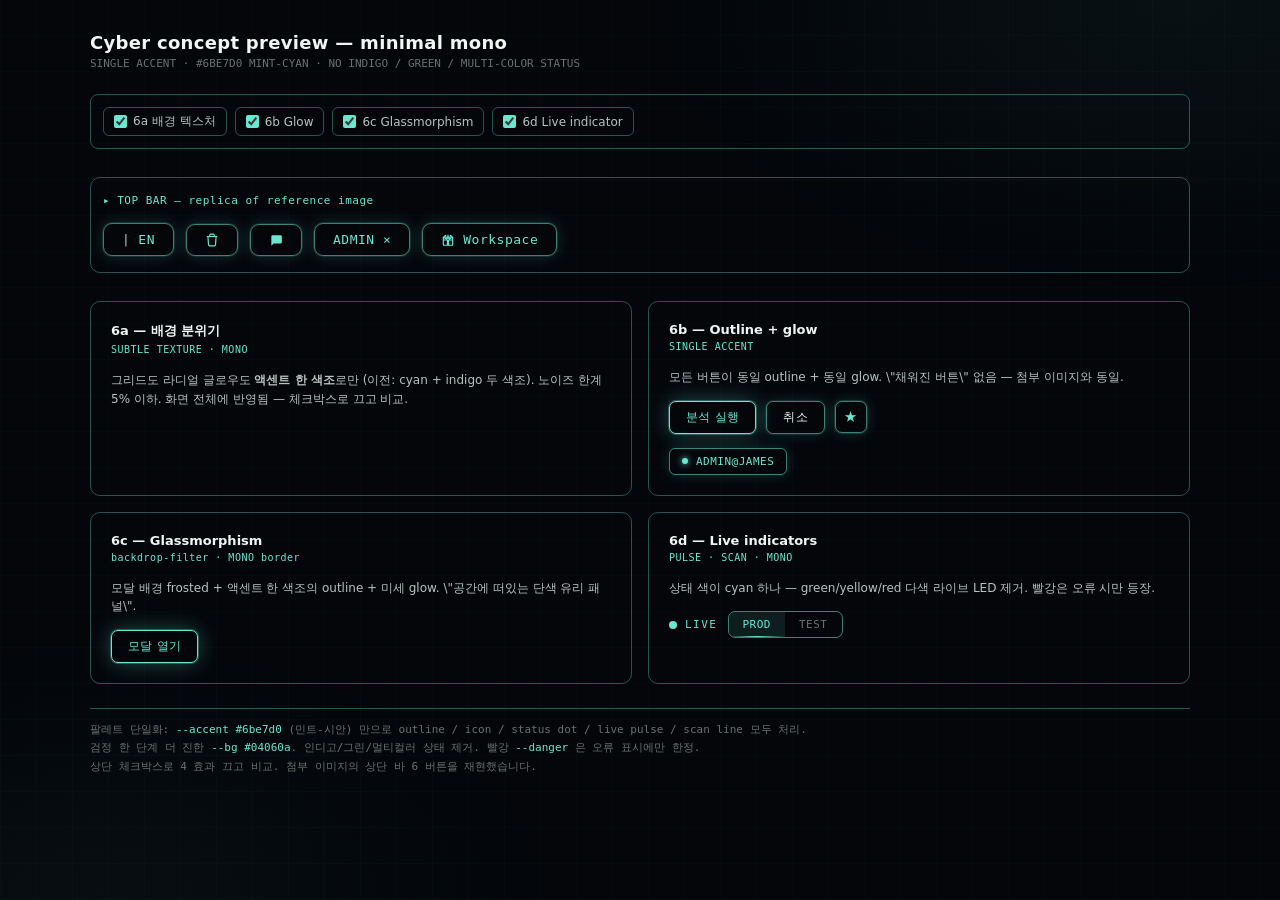
<file: frontend/static/preview-cyber.html>
<!DOCTYPE html>
<html lang="ko">
<head>
<meta charset="UTF-8">
<meta name="viewport" content="width=device-width, initial-scale=1.0">
<meta name="theme-color" content="#04060a">
<title>Cyber concept preview — JAMES (minimal mono)</title>
<style>
/* ── Minimal-mono cyber palette ────────────────────────────────
 * 단일 액센트(민트-시안)만으로 모든 인터랙티브 / 상태 표현을 처리.
 * indigo / green / multi-color status 는 의도적으로 제거.
 * 빨강은 오류 경고에만 한정 (semantic distinct).
 */
:root {
  /* 깊은 검정 — 모니터 사진의 톤에 맞춘 #04060a (현재 --bg #0a0c11 보다 한 단계 더 진함) */
  --bg:           #04060a;
  --surface:      #07090e;        /* 거의 bg 와 동일 — 카드는 outline 으로만 구분 */
  --surface-2:    #0b0e14;

  /* 단일 액센트 — 민트-시안 */
  --accent:       #6be7d0;
  --accent-soft:  rgba(107,231,208,.10);
  --accent-dim:   rgba(107,231,208,.35);
  --accent-line:  rgba(107,231,208,.55);

  /* 텍스트는 흰색 / 흐린 흰색 / 액센트색 3단계만 */
  --text:         #f1f5f3;
  --text-soft:    #b9c2bf;
  --muted:        #6a716e;

  /* 경고 빨강만 보존 — 의미 구분 위해 */
  --danger:       #ef4444;

  --font-mono:    'JetBrains Mono', ui-monospace, monospace;
  --font-ui:      'Inter', 'Pretendard', system-ui, sans-serif;
}

*, *::before, *::after { box-sizing: border-box; margin: 0; padding: 0; }

body {
  background: var(--bg);
  color: var(--text);
  font-family: var(--font-ui);
  min-height: 100vh;
  padding: 32px 24px 96px;
  position: relative;
  overflow-x: hidden;
}

/* ── 6a: 배경 분위기 — 그리드 + 단색 라디얼 (cyan 하나만) ── */
body.bg-on::before {
  content: "";
  position: fixed; inset: 0;
  pointer-events: none;
  background:
    radial-gradient(70vw 55vh at 92% 0%,
                    rgba(107,231,208,.05), transparent 60%),
    radial-gradient(55vw 45vh at 8% 100%,
                    rgba(107,231,208,.04), transparent 65%),
    repeating-linear-gradient(0deg,
                              rgba(107,231,208,.020) 0 1px,
                              transparent 1px 36px),
    repeating-linear-gradient(90deg,
                              rgba(107,231,208,.020) 0 1px,
                              transparent 1px 36px);
  z-index: 0;
}
.wrap { position: relative; z-index: 1; max-width: 1100px; margin: 0 auto; }

h1 {
  font-size: 18px; font-weight: 600; letter-spacing: .3px;
}
.sub {
  color: var(--muted); font-family: var(--font-mono);
  font-size: 11px; margin: 4px 0 24px;
}
.toggle-bar {
  display: flex; gap: 8px; flex-wrap: wrap;
  margin-bottom: 28px; padding: 12px;
  background: transparent;
  border: 1px solid var(--accent-dim);
  border-radius: 8px;
}
.toggle-bar label {
  font-size: 12px; cursor: pointer;
  padding: 5px 10px; border-radius: 6px;
  background: transparent;
  border: 1px solid var(--accent-dim);
  display: inline-flex; align-items: center; gap: 6px;
  color: var(--text-soft);
  user-select: none;
}
.toggle-bar input { accent-color: var(--accent); }

.row { display: grid; grid-template-columns: 1fr 1fr; gap: 16px; }
@media (max-width: 800px) { .row { grid-template-columns: 1fr; } }

.demo {
  background: transparent;
  border: 1px solid var(--accent-dim);
  border-radius: 10px;
  padding: 20px;
  position: relative;
}
.demo h3 {
  font-size: 13px; font-weight: 600;
  margin-bottom: 4px;
  color: var(--text);
}
.demo .tag {
  font-family: var(--font-mono); font-size: 10px;
  color: var(--accent); margin-bottom: 16px;
  letter-spacing: .5px;
}
.demo p { font-size: 12px; color: var(--text-soft); line-height: 1.55; margin-bottom: 14px; }
.demo .row-btn { display: flex; flex-wrap: wrap; gap: 10px; align-items: center; }

/* ── 6b: 단색 outline 버튼 + glow ───────────────────────────── */
.btn {
  background: transparent;
  border: 1px solid var(--accent-line);
  color: var(--text); padding: 7px 16px;
  border-radius: 7px; font-size: 12px;
  font-family: var(--font-ui); cursor: pointer;
  transition: box-shadow .25s ease, color .2s, border-color .2s;
  letter-spacing: .3px;
}
.btn:hover { color: var(--accent); }
.btn.primary {
  border-color: var(--accent);
  color: var(--accent);
}
body.glow-on .btn {
  box-shadow:
    0 0 0 1px rgba(107,231,208,.10),
    0 0 14px rgba(107,231,208,.18);
}
body.glow-on .btn.primary {
  box-shadow:
    0 0 0 1px rgba(107,231,208,.30),
    0 0 22px rgba(107,231,208,.32);
}
.icon-btn {
  width: 32px; height: 32px;
  border: 1px solid var(--accent-line);
  background: transparent;
  border-radius: 7px;
  display: inline-flex; align-items: center; justify-content: center;
  color: var(--accent);
  cursor: pointer;
}
body.glow-on .icon-btn {
  box-shadow:
    0 0 0 1px rgba(107,231,208,.15),
    0 0 14px rgba(107,231,208,.20);
}

/* 단색 role badge — dot 도 cyan, 글자도 cyan */
.role-badge {
  display: inline-flex; align-items: center; gap: 8px;
  font-family: var(--font-mono); font-size: 11px;
  padding: 6px 12px; border-radius: 6px;
  background: transparent; border: 1px solid var(--accent-line);
  color: var(--accent);
  letter-spacing: .5px;
}
.role-badge .dot {
  width: 6px; height: 6px; border-radius: 50%;
  background: var(--accent);
}
body.glow-on .role-badge {
  box-shadow: 0 0 14px rgba(107,231,208,.18);
}
body.glow-on .role-badge .dot {
  box-shadow: 0 0 6px var(--accent);
}

/* ── 6c: 단색 glassmorphism ────────────────────────────────── */
.modal-overlay {
  position: fixed; inset: 0; z-index: 50;
  display: none; align-items: center; justify-content: center;
  background: rgba(0,0,0,.55);
}
body.glass-on .modal-overlay {
  background: rgba(4,6,10,.35);
  backdrop-filter: blur(12px) saturate(125%);
  -webkit-backdrop-filter: blur(12px) saturate(125%);
}
.modal-overlay.open { display: flex; }
.modal {
  background: rgba(7,9,14,.92);
  border: 1px solid var(--accent-dim);
  border-radius: 12px;
  padding: 28px;
  width: 360px; max-width: 92vw;
}
body.glass-on .modal {
  background: rgba(7,9,14,.55);
  backdrop-filter: blur(20px) saturate(135%);
  -webkit-backdrop-filter: blur(20px) saturate(135%);
  border: 1px solid var(--accent-line);
  box-shadow:
    0 0 0 1px rgba(107,231,208,.06) inset,
    0 24px 80px rgba(0,0,0,.6),
    0 0 28px rgba(107,231,208,.12);
}
.modal h3 { font-size: 14px; margin-bottom: 10px; color: var(--accent); letter-spacing: .3px; }
.modal p  { font-size: 12px; color: var(--text-soft); margin-bottom: 18px; line-height: 1.55; }
.modal-actions { display: flex; gap: 8px; justify-content: flex-end; }

/* ── 6d: 단색 live indicator ───────────────────────────────── */
@keyframes cyber-pulse {
  0%, 100% { box-shadow: 0 0 0 0 rgba(107,231,208,.55); }
  60%      { box-shadow: 0 0 0 8px rgba(107,231,208,0); }
}
.live-dot {
  width: 8px; height: 8px; border-radius: 50%;
  background: var(--accent); display: inline-block;
}
body.live-on .live-dot {
  animation: cyber-pulse 1.6s ease-out infinite;
}
.live-label {
  display: inline-flex; align-items: center; gap: 8px;
  font-family: var(--font-mono); font-size: 11px;
  color: var(--accent); letter-spacing: 1.5px;
}

.src-toggle {
  display: inline-flex; border: 1px solid var(--accent-line);
  border-radius: 7px; overflow: hidden;
}
.src-toggle button {
  background: transparent; border: 0; color: var(--muted);
  padding: 6px 14px; cursor: pointer; font-size: 11px;
  font-family: var(--font-mono); position: relative;
  letter-spacing: .5px;
}
.src-toggle button.active {
  background: var(--accent-soft);
  color: var(--accent);
}
body.live-on .src-toggle button.active::after {
  content: "";
  position: absolute; left: 0; right: 0; bottom: 0;
  height: 1px;
  background: linear-gradient(90deg, transparent, var(--accent), transparent);
  animation: scan 1.8s linear infinite;
}
@keyframes scan {
  0%   { transform: translateX(-100%); opacity: .2; }
  50%  { opacity: 1; }
  100% { transform: translateX(100%); opacity: .2; }
}

/* ── Top-bar replica — 첨부 이미지 그대로 재현 ──────────────── */
.topbar {
  display: flex; gap: 12px; align-items: center;
  padding: 16px 12px;
  margin: 28px 0;
  border: 1px solid var(--accent-dim);
  border-radius: 10px;
  flex-wrap: wrap;
}
.topbar-label {
  font-family: var(--font-mono); font-size: 11px;
  color: var(--accent); letter-spacing: .5px;
  flex-basis: 100%;
  margin-bottom: 4px;
}
.tb-btn {
  background: transparent;
  border: 1px solid var(--accent-line);
  color: var(--accent);
  padding: 8px 18px;
  border-radius: 9px;
  font-family: var(--font-mono); font-size: 13px;
  letter-spacing: .5px;
  cursor: pointer;
  display: inline-flex; align-items: center; gap: 8px;
}
body.glow-on .tb-btn {
  box-shadow:
    0 0 0 1px rgba(107,231,208,.12),
    0 0 16px rgba(107,231,208,.18);
}
.tb-btn .pipe { color: var(--text-soft); }
.tb-icon { width: 14px; height: 14px; }

footer.note {
  margin-top: 24px;
  font-family: var(--font-mono); font-size: 11px; color: var(--muted);
  line-height: 1.7;
  border-top: 1px solid var(--accent-dim); padding-top: 12px;
}
footer.note code { color: var(--accent); }
</style>
</head>
<body class="bg-on glow-on glass-on live-on">

<div class="wrap">
  <h1>Cyber concept preview — minimal mono</h1>
  <div class="sub">SINGLE ACCENT · #6BE7D0 MINT-CYAN · NO INDIGO / GREEN / MULTI-COLOR STATUS</div>

  <div class="toggle-bar">
    <label><input type="checkbox" id="t6a" checked> 6a 배경 텍스처</label>
    <label><input type="checkbox" id="t6b" checked> 6b Glow</label>
    <label><input type="checkbox" id="t6c" checked> 6c Glassmorphism</label>
    <label><input type="checkbox" id="t6d" checked> 6d Live indicator</label>
  </div>

  <!-- 첨부 이미지의 상단 바 그대로 재현 -->
  <div class="topbar">
    <div class="topbar-label">▸ TOP BAR — replica of reference image</div>
    <button class="tb-btn"><span class="pipe">|</span>EN</button>
    <button class="tb-btn" aria-label="삭제">
      <svg class="tb-icon" viewBox="0 0 24 24" fill="none" stroke="currentColor" stroke-width="2"><path d="M3 6h18M8 6V4a2 2 0 0 1 2-2h4a2 2 0 0 1 2 2v2M19 6l-1 14a2 2 0 0 1-2 2H8a2 2 0 0 1-2-2L5 6"/></svg>
    </button>
    <button class="tb-btn" aria-label="채팅">
      <svg class="tb-icon" viewBox="0 0 24 24" fill="currentColor"><path d="M4 4h16a2 2 0 0 1 2 2v10a2 2 0 0 1-2 2H8l-4 4V6a2 2 0 0 1 2-2z"/></svg>
    </button>
    <button class="tb-btn">ADMIN ×</button>
    <button class="tb-btn">
      <svg class="tb-icon" viewBox="0 0 24 24" fill="none" stroke="currentColor" stroke-width="2"><path d="M20 7H4v5h16V7zM4 12v8a1 1 0 0 0 1 1h6V12M20 12v8a1 1 0 0 1-1 1h-6V12M12 7V3M12 7a3 3 0 1 1-3-3M12 7a3 3 0 1 0 3-3"/></svg>
      Workspace
    </button>
  </div>

  <div class="row">

    <!-- 6a -->
    <div class="demo">
      <h3>6a — 배경 분위기</h3>
      <div class="tag">SUBTLE TEXTURE · MONO</div>
      <p>그리드도 라디얼 글로우도 <strong>액센트 한 색조</strong>로만 (이전: cyan + indigo 두 색조). 노이즈 한계 5% 이하. 화면 전체에 반영됨 — 체크박스로 끄고 비교.</p>
    </div>

    <!-- 6b -->
    <div class="demo">
      <h3>6b — Outline + glow</h3>
      <div class="tag">SINGLE ACCENT</div>
      <p>모든 버튼이 동일 outline + 동일 glow. \"채워진 버튼\" 없음 — 첨부 이미지와 동일.</p>
      <div class="row-btn">
        <button class="btn primary">분석 실행</button>
        <button class="btn">취소</button>
        <button class="icon-btn">★</button>
      </div>
      <div style="margin-top:14px">
        <span class="role-badge"><span class="dot"></span> ADMIN@JAMES</span>
      </div>
    </div>

    <!-- 6c -->
    <div class="demo">
      <h3>6c — Glassmorphism</h3>
      <div class="tag">backdrop-filter · MONO border</div>
      <p>모달 배경 frosted + 액센트 한 색조의 outline + 미세 glow. \"공간에 떠있는 단색 유리 패널\".</p>
      <div class="row-btn">
        <button class="btn primary" onclick="document.getElementById('demo-modal').classList.add('open')">모달 열기</button>
      </div>
    </div>

    <!-- 6d -->
    <div class="demo">
      <h3>6d — Live indicators</h3>
      <div class="tag">PULSE · SCAN · MONO</div>
      <p>상태 색이 cyan 하나 — green/yellow/red 다색 라이브 LED 제거. 빨강은 오류 시만 등장.</p>
      <div class="row-btn">
        <span class="live-label"><span class="live-dot"></span> LIVE</span>
        <div class="src-toggle">
          <button class="active">PROD</button>
          <button>TEST</button>
        </div>
      </div>
    </div>

  </div>

  <footer class="note">
    팔레트 단일화: <code>--accent #6be7d0</code> (민트-시안) 만으로 outline / icon / status dot / live pulse / scan line 모두 처리.<br>
    검정 한 단계 더 진한 <code>--bg #04060a</code>. 인디고/그린/멀티컬러 상태 제거. 빨강 <code>--danger</code> 은 오류 표시에만 한정.<br>
    상단 체크박스로 4 효과 끄고 비교. 첨부 이미지의 상단 바 6 버튼을 재현했습니다.
  </footer>
</div>

<div class="modal-overlay" id="demo-modal" onclick="if(event.target.id==='demo-modal') this.classList.remove('open')">
  <div class="modal">
    <h3>▸ MONO PREVIEW</h3>
    <p>단색 액센트 outline · backdrop blur · 미세 glow. 6c 토글을 끄면 평면 dim 비교 가능.</p>
    <div class="modal-actions">
      <button class="btn" onclick="document.getElementById('demo-modal').classList.remove('open')">CLOSE</button>
    </div>
  </div>
</div>

<script>
const map = { t6a: 'bg-on', t6b: 'glow-on', t6c: 'glass-on', t6d: 'live-on' };
for (const id of Object.keys(map)) {
  document.getElementById(id).addEventListener('change', (e) => {
    document.body.classList.toggle(map[id], e.target.checked);
  });
}
</script>
</body>
</html>
</file>
